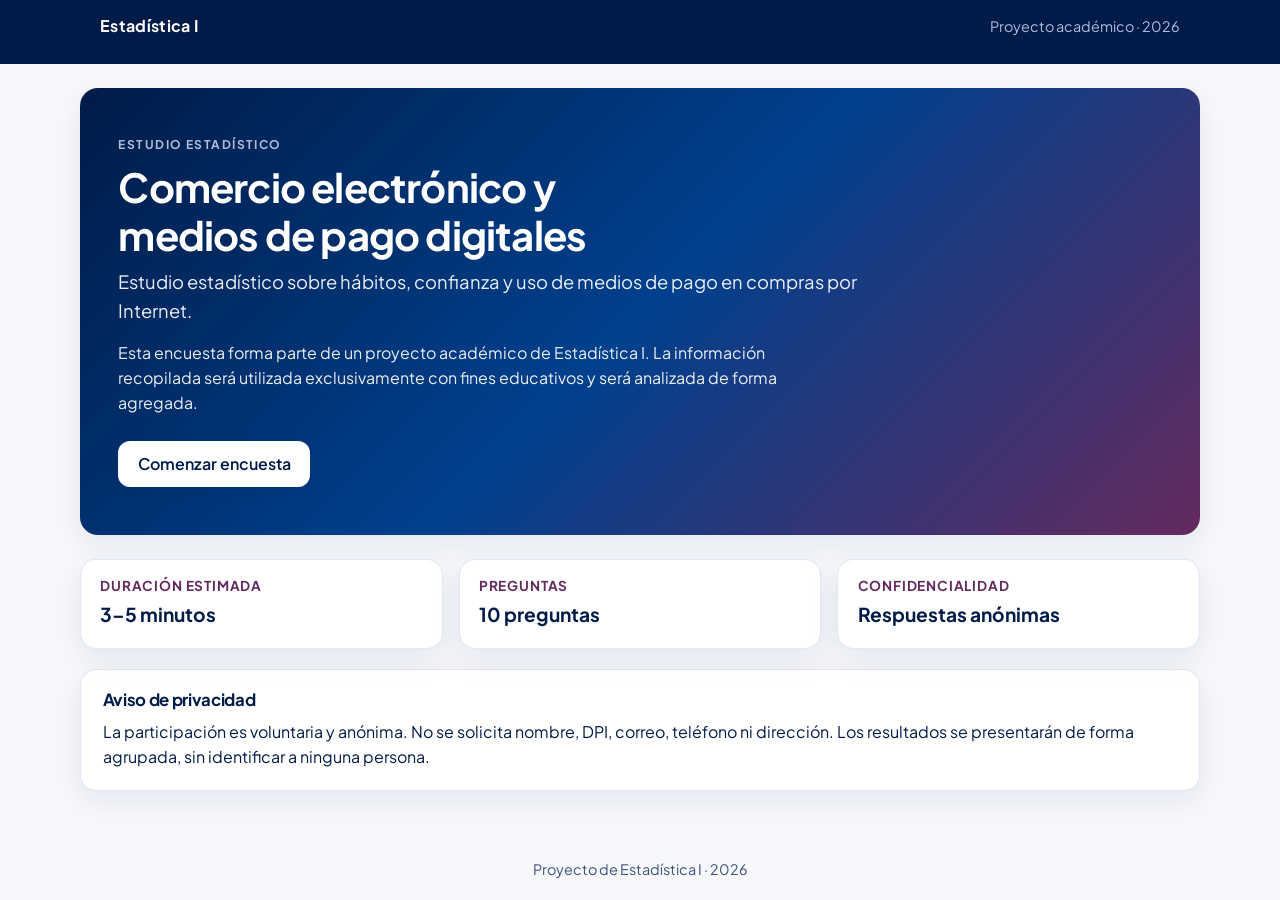
<file: index.html>
<!DOCTYPE html>
<html lang="es">
  <head>
    <meta charset="UTF-8" />
    <meta name="viewport" content="width=device-width, initial-scale=1" />
    <meta name="theme-color" content="#001B47" />
    <link rel="icon" href="data:," />
    <meta
      name="description"
      content="Encuesta académica anónima sobre comercio electrónico y medios de pago digitales. Proyecto de Estadística I."
    />
    <title>Comercio electrónico y medios de pago digitales</title>
    <link rel="stylesheet" href="css/global.css" />
    <link rel="stylesheet" href="css/encuesta.css" />
  </head>
  <body class="page page-landing">
    <a class="skip-link" href="#contenido">Saltar al contenido</a>

    <header class="site-header">
      <div class="site-header__inner">
        <p class="brand">Estadística I</p>
        <p class="brand-sub">Proyecto académico · 2026</p>
      </div>
    </header>

    <main id="contenido">
      <section class="hero" aria-labelledby="titulo-estudio">
        <div class="hero__panel">
          <p class="eyebrow">Estudio estadístico</p>
          <h1 id="titulo-estudio">Comercio electrónico y medios de pago digitales</h1>
          <p class="lede">
            Estudio estadístico sobre hábitos, confianza y uso de medios de pago en compras por
            Internet.
          </p>
          <p>
            Esta encuesta forma parte de un proyecto académico de Estadística I. La información
            recopilada será utilizada exclusivamente con fines educativos y será analizada de forma
            agregada.
          </p>
          <a class="btn btn-primary" href="encuesta.html">Comenzar encuesta</a>
        </div>
      </section>

      <section class="facts" aria-label="Información de la encuesta">
        <article class="card fact-card">
          <h2>Duración estimada</h2>
          <p>3–5 minutos</p>
        </article>
        <article class="card fact-card">
          <h2>Preguntas</h2>
          <p>10 preguntas</p>
        </article>
        <article class="card fact-card">
          <h2>Confidencialidad</h2>
          <p>Respuestas anónimas</p>
        </article>
      </section>

      <section class="card privacy-card" aria-labelledby="aviso-privacidad">
        <h2 id="aviso-privacidad">Aviso de privacidad</h2>
        <p>
          La participación es voluntaria y anónima. No se solicita nombre, DPI, correo, teléfono ni
          dirección. Los resultados se presentarán de forma agrupada, sin identificar a ninguna
          persona.
        </p>
      </section>
    </main>

    <footer class="site-footer">
      <p>
        Proyecto de Estadística I ·
        <button type="button" class="year-trigger" id="year-trigger" aria-label="2026">2026</button>
      </p>
    </footer>

    <dialog class="modal" id="admin-modal" aria-labelledby="admin-modal-title">
      <form method="dialog" class="modal__card">
        <h2 id="admin-modal-title">Acceso administrativo</h2>
        <p>
          Esta entrada solo permite encontrar el inicio de sesión. El panel exige autenticación con
          correo y contraseña.
        </p>
        <div class="modal__actions">
          <a class="btn btn-primary" href="admin/login.html">Ir al inicio de sesión</a>
          <button type="submit" class="btn btn-secondary" value="close">Cerrar</button>
        </div>
      </form>
    </dialog>
    <script type="module" src="js/accesoAdmin.js"></script>
  </body>
</html>
</file>
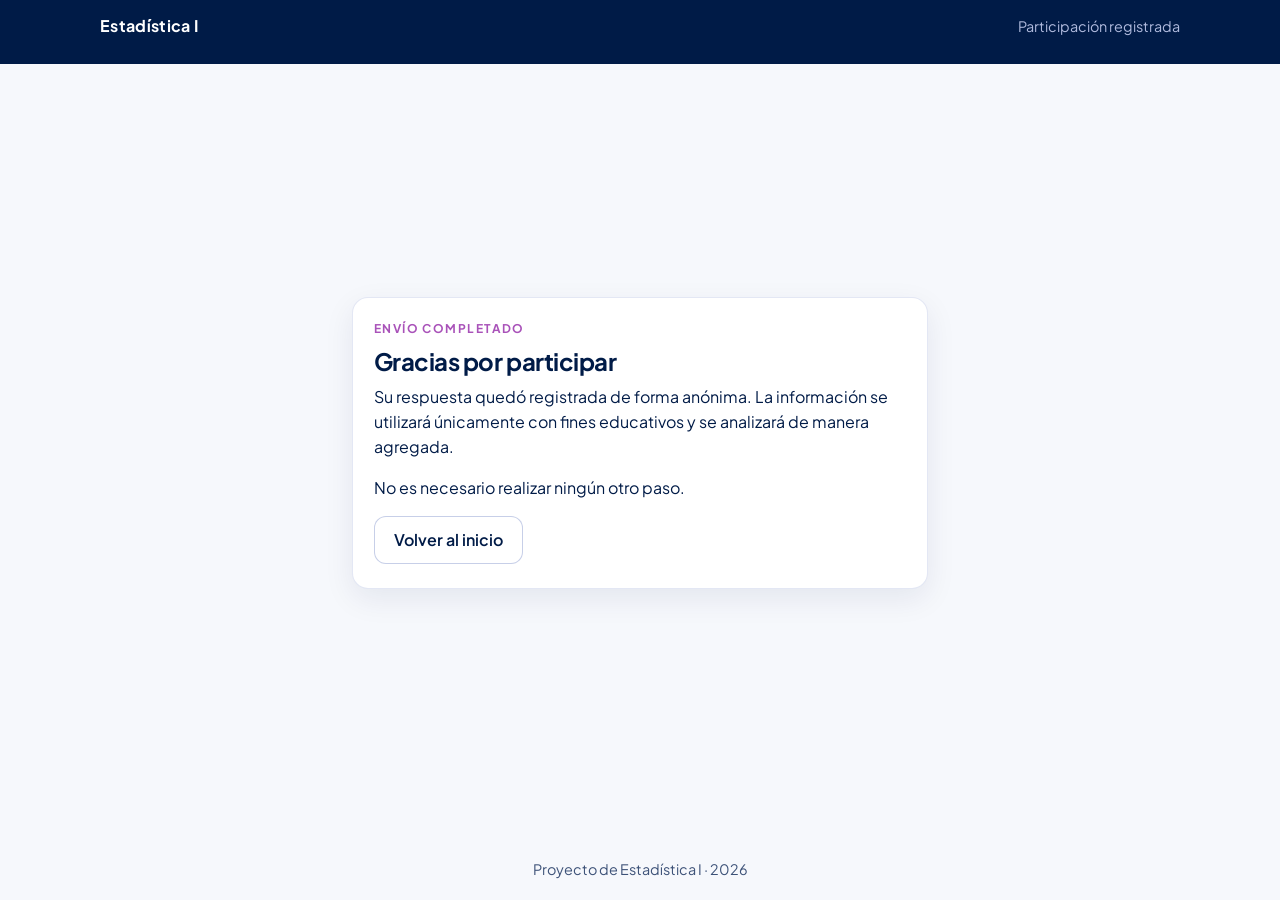
<file: gracias.html>
<!DOCTYPE html>
<html lang="es">
  <head>
    <meta charset="UTF-8" />
    <meta name="viewport" content="width=device-width, initial-scale=1" />
    <meta name="theme-color" content="#001B47" />
    <link rel="icon" href="data:," />
    <meta name="description" content="Gracias por participar en la encuesta académica." />
    <title>Gracias por participar</title>
    <link rel="stylesheet" href="css/global.css" />
    <link rel="stylesheet" href="css/encuesta.css" />
  </head>
  <body class="page page-gracias">
    <a class="skip-link" href="#contenido">Saltar al contenido</a>

    <header class="site-header">
      <div class="site-header__inner">
        <a class="brand" href="index.html">Estadística I</a>
        <p class="brand-sub">Participación registrada</p>
      </div>
    </header>

    <main id="contenido" class="thanks-wrap">
      <section class="card thanks-card" aria-labelledby="gracias-titulo">
        <p class="eyebrow">Envío completado</p>
        <h1 id="gracias-titulo">Gracias por participar</h1>
        <p>
          Su respuesta quedó registrada de forma anónima. La información se utilizará únicamente con
          fines educativos y se analizará de manera agregada.
        </p>
        <p>No es necesario realizar ningún otro paso.</p>
        <a class="btn btn-secondary" href="index.html">Volver al inicio</a>
      </section>
    </main>

    <footer class="site-footer">
      <p>
        Proyecto de Estadística I ·
        <button type="button" class="year-trigger" id="year-trigger" aria-label="2026">2026</button>
      </p>
    </footer>

    <dialog class="modal" id="admin-modal" aria-labelledby="admin-modal-title">
      <form method="dialog" class="modal__card">
        <h2 id="admin-modal-title">Acceso administrativo</h2>
        <p>
          Esta entrada solo permite encontrar el inicio de sesión. El panel exige autenticación con
          correo y contraseña.
        </p>
        <div class="modal__actions">
          <a class="btn btn-primary" href="admin/login.html">Ir al inicio de sesión</a>
          <button type="submit" class="btn btn-secondary" value="close">Cerrar</button>
        </div>
      </form>
    </dialog>
    <script type="module" src="js/accesoAdmin.js"></script>
  </body>
</html>
</file>
<file: css/global.css>
@import url("https://fonts.googleapis.com/css2?family=Plus+Jakarta+Sans:ital,wght@0,400;0,500;0,600;0,700;1,400&display=swap");

:root {
  --navy: #001b47;
  --blue: #00408d;
  --purple: #642a5e;
  --violet: #a952b9;
  --lavender: #b0bbde;
  --bg: #f6f8fc;
  --surface: #ffffff;
  --text: #001b47;
  --muted: #3d5278;
  --border: rgba(176, 187, 222, 0.7);
  --danger: #9b1c3a;
  --danger-bg: #fdecef;
  --ok: #0f6b4c;
  --ok-bg: #e8f7f0;
  --shadow: 0 10px 30px rgba(0, 27, 71, 0.08);
  --shadow-sm: 0 4px 14px rgba(0, 27, 71, 0.06);
  --radius: 16px;
  --radius-sm: 12px;
  --header-h: 64px;
  --ease: 180ms ease;
  --font: "Plus Jakarta Sans", "Segoe UI", system-ui, sans-serif;
  --hero-grad: linear-gradient(135deg, #001b47, #00408d, #642a5e);
}

*,
*::before,
*::after {
  box-sizing: border-box;
}

html {
  scroll-behavior: smooth;
}

body {
  margin: 0;
  min-height: 100vh;
  font-family: var(--font);
  color: var(--text);
  background: var(--bg);
  line-height: 1.55;
}

img {
  max-width: 100%;
}

h1,
h2,
h3 {
  line-height: 1.2;
  letter-spacing: -0.02em;
  margin: 0 0 0.6rem;
}

p {
  margin: 0 0 1rem;
}

p:last-child {
  margin-bottom: 0;
}

a {
  color: var(--blue);
}

a:hover {
  color: var(--violet);
}

:focus-visible {
  outline: 3px solid var(--violet);
  outline-offset: 3px;
}

.skip-link {
  position: absolute;
  left: 1rem;
  top: -4rem;
  z-index: 100;
  background: var(--navy);
  color: #fff;
  padding: 0.6rem 1rem;
  border-radius: 8px;
}

.skip-link:focus {
  top: 1rem;
}

.page {
  min-height: 100vh;
  display: flex;
  flex-direction: column;
}

.site-header {
  background: var(--navy);
  color: #fff;
  min-height: var(--header-h);
}

.site-header__inner {
  max-width: 1120px;
  margin: 0 auto;
  padding: 0.9rem 1.25rem;
  display: flex;
  align-items: baseline;
  justify-content: space-between;
  gap: 1rem;
}

.brand {
  margin: 0;
  color: #fff;
  font-weight: 700;
  text-decoration: none;
  letter-spacing: 0.02em;
}

.brand:hover {
  color: var(--lavender);
}

.brand-sub {
  margin: 0;
  color: var(--lavender);
  font-size: 0.9rem;
}

.site-footer {
  margin-top: auto;
  padding: 1.25rem;
  text-align: center;
  color: var(--muted);
  font-size: 0.9rem;
}

.year-trigger {
  appearance: none;
  background: none;
  border: 0;
  padding: 0;
  margin: 0;
  font: inherit;
  color: inherit;
  cursor: default;
}

/* Respetar el atributo hidden aunque haya reglas de display (p. ej. .btn) */
[hidden] {
  display: none !important;
}

.btn {
  display: inline-flex;
  align-items: center;
  justify-content: center;
  gap: 0.4rem;
  min-height: 44px;
  padding: 0.65rem 1.2rem;
  border-radius: 12px;
  border: 0;
  font: inherit;
  font-weight: 600;
  text-decoration: none;
  cursor: pointer;
  transition: transform var(--ease), box-shadow var(--ease), background var(--ease);
}

.btn:active {
  transform: translateY(1px);
}

.btn:disabled {
  opacity: 0.55;
  cursor: not-allowed;
}

.btn-primary {
  background: var(--blue);
  color: #fff;
  box-shadow: var(--shadow-sm);
}

.btn-primary:hover {
  background: #00336f;
  color: #fff;
}

.btn-secondary {
  background: #fff;
  color: var(--navy);
  border: 1px solid var(--border);
}

.btn-secondary:hover {
  border-color: var(--violet);
  color: var(--purple);
}

.btn-danger {
  background: var(--danger);
  color: #fff;
}

.card {
  background: var(--surface);
  border-radius: var(--radius);
  box-shadow: var(--shadow);
  border: 1px solid rgba(176, 187, 222, 0.35);
}

.card-soft {
  background: rgba(176, 187, 222, 0.18);
  border-radius: var(--radius-sm);
  padding: 1rem 1.1rem;
}

.eyebrow {
  text-transform: uppercase;
  letter-spacing: 0.12em;
  font-size: 0.75rem;
  font-weight: 700;
  color: var(--violet);
  margin-bottom: 0.5rem;
}

.lede {
  font-size: 1.15rem;
  color: var(--muted);
}

.modal {
  border: 0;
  padding: 0;
  background: transparent;
  max-width: 28rem;
  width: calc(100% - 2rem);
}

.modal::backdrop {
  background: rgba(0, 27, 71, 0.55);
}

.modal__card {
  background: #fff;
  border-radius: var(--radius);
  padding: 1.4rem;
  box-shadow: var(--shadow);
}

.modal__actions {
  display: flex;
  flex-wrap: wrap;
  gap: 0.7rem;
  margin-top: 1.1rem;
}

.field {
  margin-bottom: 1.2rem;
}

.field label,
.field legend {
  display: block;
  font-weight: 600;
  margin-bottom: 0.45rem;
}

.field input[type="number"],
.field input[type="email"],
.field input[type="password"],
.field input[type="text"],
.field input[type="search"],
.field input[type="date"],
.field select,
.field textarea {
  width: 100%;
  min-height: 44px;
  border: 1px solid var(--border);
  border-radius: 12px;
  padding: 0.55rem 0.8rem;
  font: inherit;
  color: var(--text);
  background: #fff;
  transition: border-color var(--ease), box-shadow var(--ease);
}

.field input:focus-visible,
.field select:focus-visible,
.field textarea:focus-visible {
  border-color: var(--blue);
  box-shadow: 0 0 0 3px rgba(0, 64, 141, 0.18);
  outline: none;
}

.hint {
  margin: 0.35rem 0 0;
  font-size: 0.88rem;
  color: var(--muted);
}

.field-error {
  min-height: 1.1rem;
  margin: 0.3rem 0 0;
  color: var(--danger);
  font-size: 0.88rem;
}

.field.has-error input,
.field.has-error select {
  border-color: var(--danger);
}

.alert {
  border-radius: var(--radius-sm);
  padding: 0.85rem 1rem;
  margin-bottom: 1rem;
}

.alert-error {
  background: var(--danger-bg);
  color: var(--danger);
}

.alert-ok {
  background: var(--ok-bg);
  color: var(--ok);
}

.toast-stack {
  position: fixed;
  right: 1rem;
  bottom: 1rem;
  z-index: 80;
  display: grid;
  gap: 0.6rem;
}

.toast {
  background: var(--navy);
  color: #fff;
  padding: 0.75rem 1rem;
  border-radius: 12px;
  box-shadow: var(--shadow);
  animation: toast-in 200ms ease;
}

@keyframes toast-in {
  from {
    opacity: 0;
    transform: translateY(8px);
  }
  to {
    opacity: 1;
    transform: none;
  }
}

.skeleton {
  background: linear-gradient(90deg, #e8ecf6, #f7f9fd, #e8ecf6);
  background-size: 200% 100%;
  animation: skeleton 1.2s ease infinite;
  border-radius: 8px;
}

@keyframes skeleton {
  to {
    background-position: -200% 0;
  }
}

@media (prefers-reduced-motion: reduce) {
  html {
    scroll-behavior: auto;
  }

  *,
  *::before,
  *::after {
    animation: none !important;
    transition: none !important;
  }
}

/* --- Ajustes móviles --- */
@media (max-width: 560px) {
  body {
    font-size: 0.98rem;
  }

  .site-header__inner {
    padding: 0.8rem 1rem;
  }

  h1 {
    font-size: 1.45rem;
  }

  .btn {
    width: 100%;
    text-align: center;
  }

  .wizard-nav {
    flex-direction: column-reverse;
    gap: 0.5rem;
  }

  .toolbar {
    flex-direction: column;
    align-items: stretch;
  }

  .toolbar input,
  .toolbar select,
  .toolbar .btn {
    width: 100%;
  }

  .kpi-grid {
    grid-template-columns: repeat(2, 1fr);
  }

  .chart-grid {
    grid-template-columns: 1fr;
  }

  .card {
    padding: 1rem;
  }

  .login-card {
    width: 100%;
  }

  .modal__card {
    width: calc(100vw - 2rem);
  }
}
</file>
<file: css/encuesta.css>
.page-landing main,
.survey-wrap,
.thanks-wrap {
  width: min(1120px, calc(100% - 2rem));
  margin: 0 auto;
  padding: 1.5rem 0 2.5rem;
}

.hero {
  margin-bottom: 1.5rem;
}

.hero__panel {
  background: var(--hero-grad);
  color: #fff;
  border-radius: 18px;
  padding: 2.2rem 1.6rem;
  box-shadow: var(--shadow);
}

.hero__panel .eyebrow {
  color: var(--lavender);
}

.hero__panel h1 {
  font-size: clamp(1.7rem, 4vw, 2.5rem);
  max-width: 18ch;
}

.hero__panel .lede,
.hero__panel p {
  color: rgba(255, 255, 255, 0.92);
  max-width: 58ch;
}

.hero__panel .btn-primary {
  margin-top: 0.6rem;
  background: #fff;
  color: var(--navy);
}

.hero__panel .btn-primary:hover {
  background: var(--lavender);
  color: var(--navy);
}

.facts {
  display: grid;
  grid-template-columns: repeat(3, 1fr);
  gap: 1rem;
  margin-bottom: 1.25rem;
}

.fact-card {
  padding: 1.15rem 1.2rem;
}

.fact-card h2 {
  font-size: 0.85rem;
  text-transform: uppercase;
  letter-spacing: 0.06em;
  color: var(--purple);
  margin-bottom: 0.35rem;
}

.fact-card p {
  font-size: 1.2rem;
  font-weight: 700;
}

.privacy-card {
  padding: 1.25rem 1.35rem;
}

.privacy-card h2 {
  font-size: 1.05rem;
}

.survey-card,
.thanks-card {
  padding: 1.4rem 1.3rem 1.5rem;
}

.survey-card h1 {
  font-size: 1.35rem;
}

.progress {
  margin: 1rem 0 1.3rem;
}

.progress__label {
  font-size: 0.92rem;
  color: var(--muted);
  margin-bottom: 0.45rem;
}

.progress__track {
  height: 10px;
  background: rgba(176, 187, 222, 0.45);
  border-radius: 999px;
  overflow: hidden;
}

.progress__fill {
  height: 100%;
  background: linear-gradient(90deg, var(--blue), var(--violet));
  border-radius: inherit;
  transition: width 220ms ease;
}

.wizard-step {
  animation: step-in 200ms ease;
}

.wizard-step[hidden] {
  display: none;
}

@keyframes step-in {
  from {
    opacity: 0;
    transform: translateY(6px);
  }
  to {
    opacity: 1;
    transform: none;
  }
}

.step-intro {
  color: var(--muted);
}

.likert,
.choice-list {
  display: grid;
  gap: 0.55rem;
}

.likert {
  grid-template-columns: 1fr;
}

.likert__option,
.choice {
  display: flex;
  align-items: center;
  gap: 0.65rem;
  padding: 0.7rem 0.85rem;
  border: 1px solid var(--border);
  border-radius: 12px;
  background: #fff;
  cursor: pointer;
  transition: border-color var(--ease), background var(--ease);
}

.likert__option:hover,
.choice:hover {
  border-color: var(--violet);
}

.likert__option:has(input:checked),
.choice:has(input:checked) {
  border-color: var(--blue);
  background: rgba(176, 187, 222, 0.25);
}

.likert__option input,
.choice input {
  width: 1.1rem;
  height: 1.1rem;
  accent-color: var(--blue);
}

.wizard-nav {
  display: flex;
  flex-wrap: wrap;
  gap: 0.7rem;
  justify-content: flex-end;
  margin-top: 1.4rem;
  padding-top: 1rem;
  border-top: 1px solid var(--border);
}

.review h3 {
  font-size: 1rem;
  margin-bottom: 0.8rem;
}

.review-list {
  display: grid;
  gap: 0.55rem;
  margin: 0;
}

.review-list div {
  display: grid;
  grid-template-columns: 1fr;
  gap: 0.15rem;
}

.review-list dt {
  font-size: 0.82rem;
  color: var(--muted);
}

.review-list dd {
  margin: 0;
  font-weight: 600;
}

.thanks-wrap {
  display: grid;
  place-items: center;
  flex: 1;
}

.thanks-card {
  max-width: 36rem;
}

@media (min-width: 720px) {
  .hero__panel {
    padding: 3rem 2.4rem;
  }

  .likert {
    grid-template-columns: repeat(5, 1fr);
  }

  .likert__option {
    flex-direction: column;
    text-align: center;
    min-height: 6.2rem;
    justify-content: center;
  }

  .review-list div {
    grid-template-columns: 1.2fr 1fr;
  }
}

@media (max-width: 800px) {
  .facts {
    grid-template-columns: 1fr;
  }

  .site-header__inner {
    flex-direction: column;
    align-items: flex-start;
    gap: 0.2rem;
  }
}

@media (max-width: 560px) {
  .likert {
    grid-template-columns: 1fr;
  }

  .likert__option {
    flex-direction: row;
    justify-content: flex-start;
    min-height: auto;
    text-align: left;
  }

  .choice-list {
    grid-template-columns: 1fr;
  }
}
</file>
